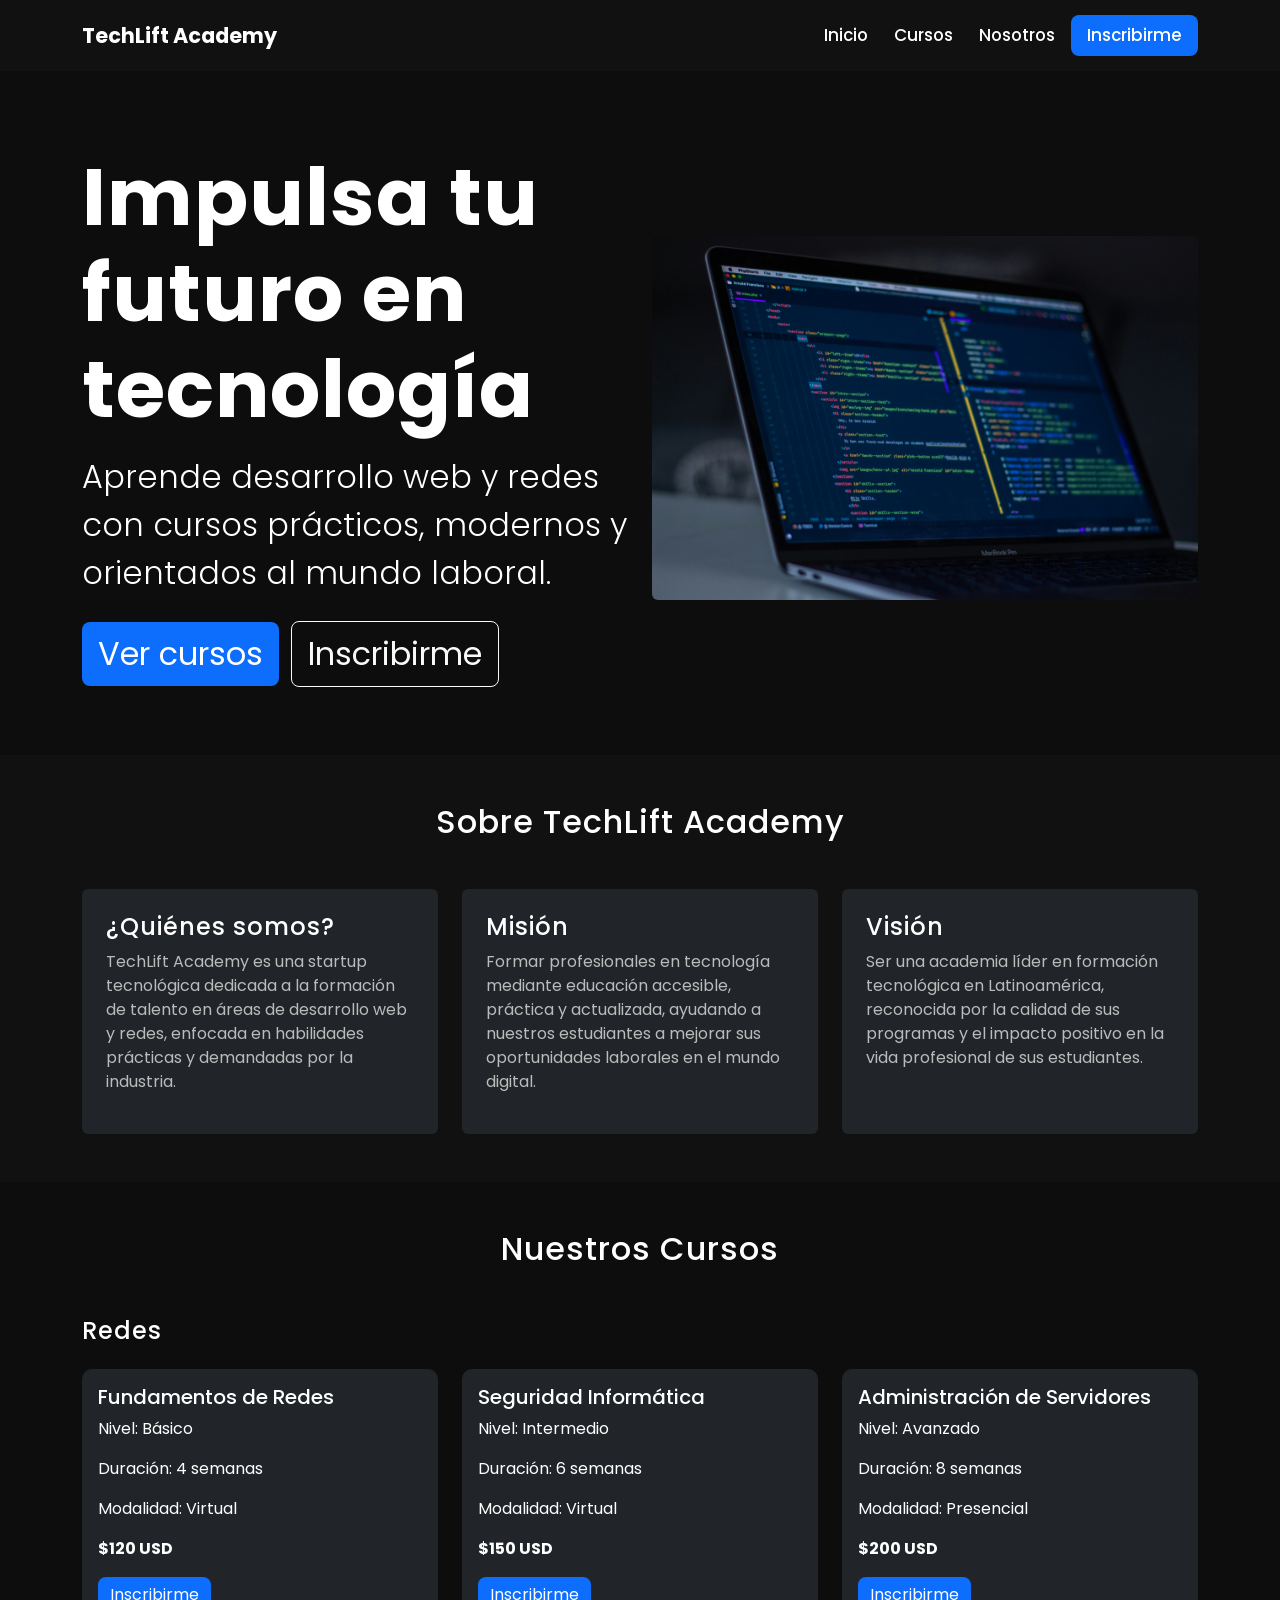
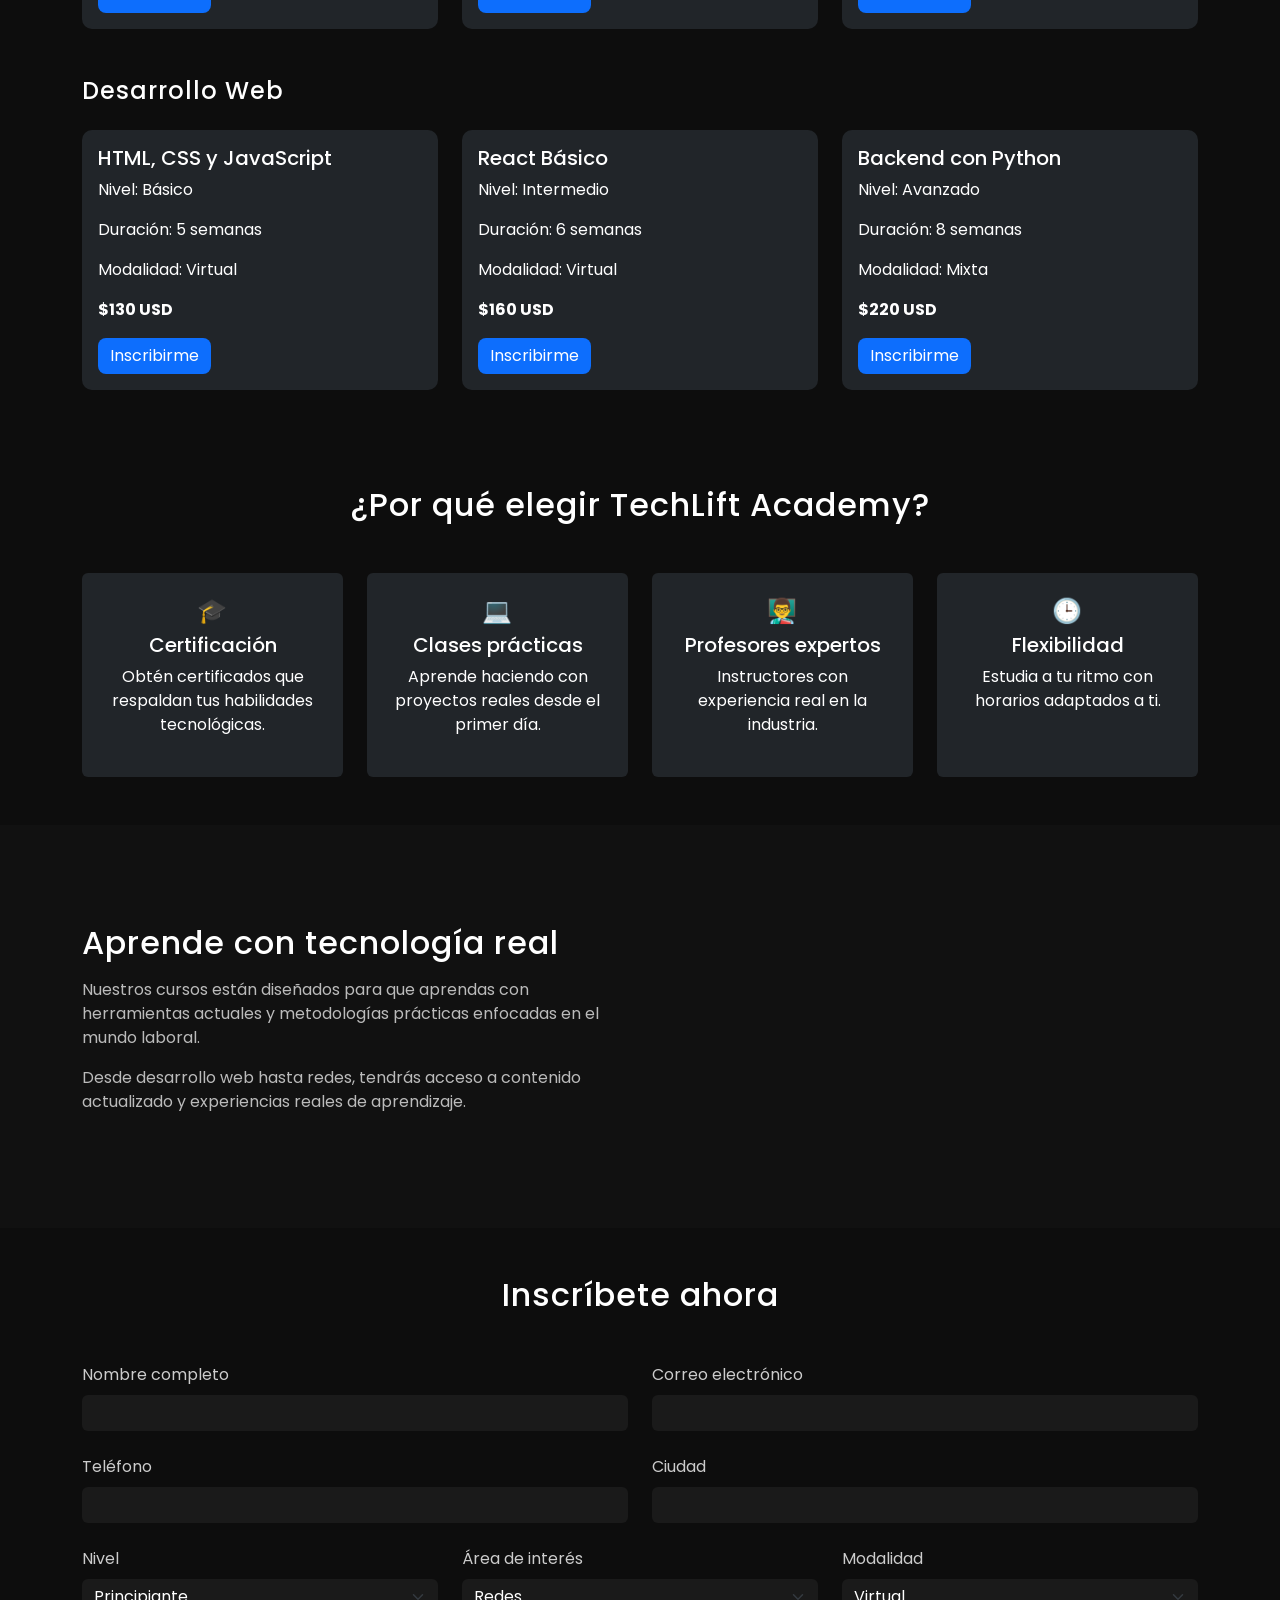
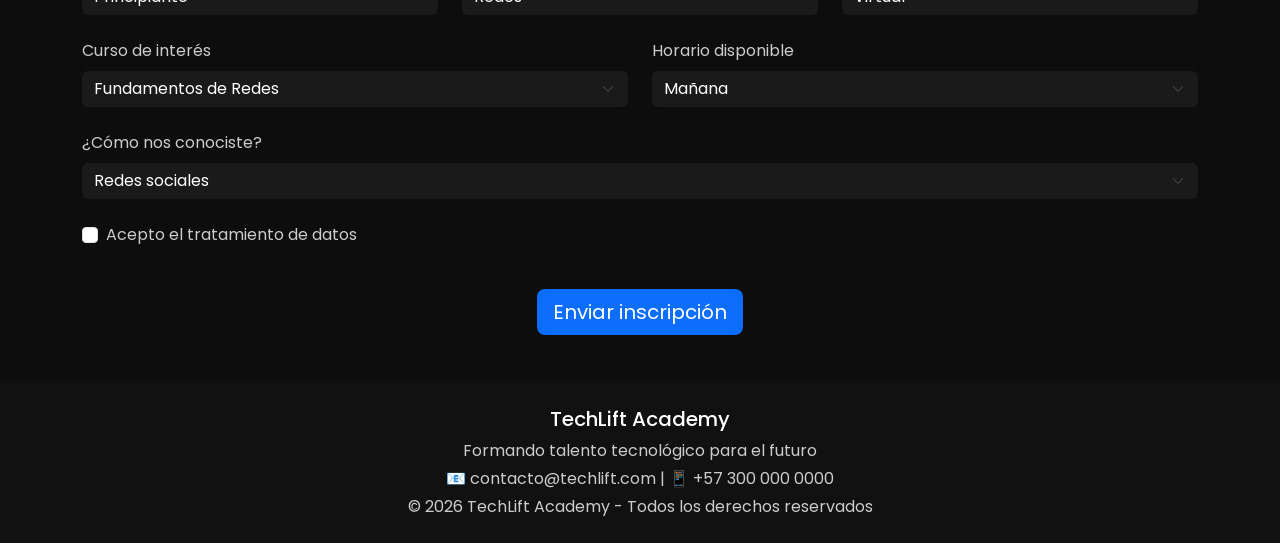
<file: index.html>
<!doctype html>
<html lang="es">
  <head>
    <meta charset="UTF-8" />
    <meta name="viewport" content="width=device-width, initial-scale=1.0" />
    <title>TechLift Academy</title>

    <!-- Bootstrap -->
    <link
      href="https://cdn.jsdelivr.net/npm/bootstrap@5.3.3/dist/css/bootstrap.min.css"
      rel="stylesheet"
    />

    <!-- Google Fonts -->
    <link
      href="https://fonts.googleapis.com/css2?family=Poppins:wght@300;400;600&display=swap"
      rel="stylesheet"
    />

    <!-- CSS propio -->
    <link rel="stylesheet" href="css/styles.css" />
  </head>
  <body>
    <!-- 🔹 NAVBAR -->
    <header>
      <nav class="navbar navbar-expand-lg navbar-dark bg-dark fixed-top">
        <div class="container">
          <!-- Logo -->
          <a class="navbar-brand fw-bold" href="#">TechLift Academy</a>

          <!-- Botón hamburguesa -->
          <button
            class="navbar-toggler"
            type="button"
            data-bs-toggle="collapse"
            data-bs-target="#menu"
          >
            <span class="navbar-toggler-icon"></span>
          </button>

          <!-- Links -->
          <div class="collapse navbar-collapse" id="menu">
            <ul class="navbar-nav ms-auto">
              <li class="nav-item">
                <a class="nav-link" href="#inicio">Inicio</a>
              </li>

              <li class="nav-item">
                <a class="nav-link" href="#cursos">Cursos</a>
              </li>

              <li class="nav-item">
                <a class="nav-link" href="#nosotros">Nosotros</a>
              </li>

              <li class="nav-item">
                <a
                  class="nav-link btn btn-primary ms-2 px-3"
                  href="#inscripcion"
                >
                  Inscribirme
                </a>
              </li>
            </ul>
          </div>
        </div>
      </nav>
    </header>

    <!-- 🔹 CONTENIDO PRINCIPAL -->
    <main>
      <!-- HERO -->
      <section
        id="inicio"
        class="d-flex align-items-center text-center text-lg-start"
      >
        <div class="container">
          <div class="row align-items-center">
            <!-- Texto -->
            <div class="col-lg-6">
              <h1 class="display-4 fw-bold">Impulsa tu futuro en tecnología</h1>

              <p class="lead mt-3">
                Aprende desarrollo web y redes con cursos prácticos, modernos y
                orientados al mundo laboral.
              </p>

              <div class="mt-4">
                <a href="#cursos" class="btn btn-primary btn-lg me-2">
                  Ver cursos
                </a>

                <a href="#inscripcion" class="btn btn-outline-light btn-lg">
                  Inscribirme
                </a>
              </div>
            </div>

            <!-- Imagen -->
            <div class="col-lg-6 text-center mt-4 mt-lg-0">
              <img
                src="assets/img/Hero_foto.jpeg"
                class="img-fluid rounded"
                alt="Tecnología"
              />
            </div>
          </div>
        </div>
      </section>

      <!-- SOBRE NOSOTROS -->
      <section id="nosotros" class="py-5">
        <div class="container">
          <h2 class="text-center mb-5">Sobre TechLift Academy</h2>

          <div class="row g-4">
            <!-- QUIÉNES SOMOS -->
            <div class="col-md-4">
              <div class="p-4 bg-dark rounded h-100">
                <h4>¿Quiénes somos?</h4>
                <p>
                  TechLift Academy es una startup tecnológica dedicada a la
                  formación de talento en áreas de desarrollo web y redes,
                  enfocada en habilidades prácticas y demandadas por la
                  industria.
                </p>
              </div>
            </div>

            <!-- MISIÓN -->
            <div class="col-md-4">
              <div class="p-4 bg-dark rounded h-100">
                <h4>Misión</h4>
                <p>
                  Formar profesionales en tecnología mediante educación
                  accesible, práctica y actualizada, ayudando a nuestros
                  estudiantes a mejorar sus oportunidades laborales en el mundo
                  digital.
                </p>
              </div>
            </div>

            <!-- VISIÓN -->
            <div class="col-md-4">
              <div class="p-4 bg-dark rounded h-100">
                <h4>Visión</h4>
                <p>
                  Ser una academia líder en formación tecnológica en
                  Latinoamérica, reconocida por la calidad de sus programas y el
                  impacto positivo en la vida profesional de sus estudiantes.
                </p>
              </div>
            </div>
          </div>
        </div>
      </section>

      <!-- CURSOS -->
      <section id="cursos" class="py-5">
        <div class="container">
          <h2 class="text-center mb-5">Nuestros Cursos</h2>

          <!-- REDES -->
          <h4 class="mb-4">Redes</h4>
          <div class="row g-4">
            <!-- Curso 1 -->
            <div class="col-md-4">
              <div class="card bg-dark text-white h-100">
                <div class="card-body">
                  <h5 class="card-title">Fundamentos de Redes</h5>
                  <p>Nivel: Básico</p>
                  <p>Duración: 4 semanas</p>
                  <p>Modalidad: Virtual</p>
                  <p class="fw-bold">$120 USD</p>
                  <a href="#inscripcion" class="btn btn-primary">Inscribirme</a>
                </div>
              </div>
            </div>

            <!-- Curso 2 -->
            <div class="col-md-4">
              <div class="card bg-dark text-white h-100">
                <div class="card-body">
                  <h5 class="card-title">Seguridad Informática</h5>
                  <p>Nivel: Intermedio</p>
                  <p>Duración: 6 semanas</p>
                  <p>Modalidad: Virtual</p>
                  <p class="fw-bold">$150 USD</p>
                  <a href="#inscripcion" class="btn btn-primary">Inscribirme</a>
                </div>
              </div>
            </div>

            <!-- Curso 3 -->
            <div class="col-md-4">
              <div class="card bg-dark text-white h-100">
                <div class="card-body">
                  <h5 class="card-title">Administración de Servidores</h5>
                  <p>Nivel: Avanzado</p>
                  <p>Duración: 8 semanas</p>
                  <p>Modalidad: Presencial</p>
                  <p class="fw-bold">$200 USD</p>
                  <a href="#inscripcion" class="btn btn-primary">Inscribirme</a>
                </div>
              </div>
            </div>
          </div>

          <!-- DESARROLLO WEB -->
          <h4 class="mt-5 mb-4">Desarrollo Web</h4>
          <div class="row g-4">
            <!-- Curso 4 -->
            <div class="col-md-4">
              <div class="card bg-dark text-white h-100">
                <div class="card-body">
                  <h5 class="card-title">HTML, CSS y JavaScript</h5>
                  <p>Nivel: Básico</p>
                  <p>Duración: 5 semanas</p>
                  <p>Modalidad: Virtual</p>
                  <p class="fw-bold">$130 USD</p>
                  <a href="#inscripcion" class="btn btn-primary">Inscribirme</a>
                </div>
              </div>
            </div>

            <!-- Curso 5 -->
            <div class="col-md-4">
              <div class="card bg-dark text-white h-100">
                <div class="card-body">
                  <h5 class="card-title">React Básico</h5>
                  <p>Nivel: Intermedio</p>
                  <p>Duración: 6 semanas</p>
                  <p>Modalidad: Virtual</p>
                  <p class="fw-bold">$160 USD</p>
                  <a href="#inscripcion" class="btn btn-primary">Inscribirme</a>
                </div>
              </div>
            </div>

            <!-- Curso 6 -->
            <div class="col-md-4">
              <div class="card bg-dark text-white h-100">
                <div class="card-body">
                  <h5 class="card-title">Backend con Python</h5>
                  <p>Nivel: Avanzado</p>
                  <p>Duración: 8 semanas</p>
                  <p>Modalidad: Mixta</p>
                  <p class="fw-bold">$220 USD</p>
                  <a href="#inscripcion" class="btn btn-primary">Inscribirme</a>
                </div>
              </div>
            </div>
          </div>
        </div>
      </section>

      <section id="beneficios" class="py-5">
        <div class="container text-center">
          <h2 class="mb-5">¿Por qué elegir TechLift Academy?</h2>

          <div class="row g-4">
            <!-- Beneficio 1 -->
            <div class="col-md-3">
              <div class="p-4 bg-dark rounded">
                <h4>🎓</h4>
                <h5>Certificación</h5>
                <p>
                  Obtén certificados que respaldan tus habilidades tecnológicas.
                </p>
              </div>
            </div>

            <!-- Beneficio 2 -->
            <div class="col-md-3">
              <div class="p-4 bg-dark rounded">
                <h4>💻</h4>
                <h5>Clases prácticas</h5>
                <p>
                  Aprende haciendo con proyectos reales desde el primer día.
                </p>
              </div>
            </div>

            <!-- Beneficio 3 -->
            <div class="col-md-3 d-flex">
              <div class="p-4 bg-dark rounded w-100">
                <h4>👨‍🏫</h4>
                <h5>Profesores expertos</h5>
                <p>Instructores con experiencia real en la industria.</p>
              </div>
            </div>

            <!-- Beneficio 4 -->
            <div class="col-md-3 d-flex">
              <div class="p-4 bg-dark rounded w-100">
                <h4>🕒</h4>
                <h5>Flexibilidad</h5>
                <p>Estudia a tu ritmo con horarios adaptados a ti.</p>
              </div>
            </div>
          </div>
        </div>
      </section>

      <!-- MULTIMEDIA -->
      <section id="multimedia" class="py-5">
        <div class="container">
          <div class="row align-items-center">
            <!-- Texto -->
            <div class="col-lg-6">
              <h2>Aprende con tecnología real</h2>
              <p class="mt-3">
                Nuestros cursos están diseñados para que aprendas con
                herramientas actuales y metodologías prácticas enfocadas en el
                mundo laboral.
              </p>
              <p>
                Desde desarrollo web hasta redes, tendrás acceso a contenido
                actualizado y experiencias reales de aprendizaje.
              </p>
            </div>

            <!-- Video -->
            <div class="col-lg-6 mt-4 mt-lg-0">
              <div class="ratio ratio-16x9">
                <iframe
                  src="https://www.youtube.com/embed/zOjov-2OZ0E"
                  title="Curso tecnología"
                  allowfullscreen
                >
                </iframe>
              </div>
            </div>
          </div>
        </div>
      </section>

      <!-- FORMULARIO -->
      <section id="inscripcion" class="py-5">
        <div class="container">
          <h2 class="text-center mb-5">Inscríbete ahora</h2>

          <form
            action="https://formspree.io/f/mwvwjvnv"
            method="POST"
            onsubmit="
              enviarFormulario(event);
              return false;
            "
          >
            <div class="row g-4">
              <!-- DATOS PERSONALES -->
              <div class="col-md-6">
                <label class="form-label">Nombre completo</label>
                <input
                  type="text"
                  name="nombre"
                  class="form-control"
                  required
                />
              </div>

              <div class="col-md-6">
                <label class="form-label">Correo electrónico</label>
                <input type="email" name="email" class="form-control" />
              </div>

              <div class="col-md-6">
                <label class="form-label">Teléfono</label>
                <input type="text" name="telefono" class="form-control" />
              </div>

              <div class="col-md-6">
                <label class="form-label">Ciudad</label>
                <input type="text" name="ciudad" class="form-control" />
              </div>

              <!-- PERFIL -->
              <div class="col-md-4">
                <label class="form-label">Nivel</label>
                <select name="nivel" class="form-select">
                  <option>Principiante</option>
                  <option>Intermedio</option>
                  <option>Avanzado</option>
                </select>
              </div>

              <div class="col-md-4">
                <label class="form-label">Área de interés</label>
                <select name="area" class="form-select">
                  <option>Redes</option>
                  <option>Desarrollo Web</option>
                  <option>Ambas</option>
                </select>
              </div>

              <div class="col-md-4">
                <label class="form-label">Modalidad</label>
                <select name="modalidad" class="form-select">
                  <option>Virtual</option>
                  <option>Presencial</option>
                  <option>Mixta</option>
                </select>
              </div>

              <!-- INTERESES -->
              <div class="col-md-6">
                <label class="form-label">Curso de interés</label>
                <select name="curso" class="form-select">
                  <option>Fundamentos de Redes</option>
                  <option>Seguridad Informática</option>
                  <option>HTML, CSS y JS</option>
                  <option>React Básico</option>
                </select>
              </div>

              <div class="col-md-6">
                <label class="form-label">Horario disponible</label>
                <select name="horario" class="form-select">
                  <option>Mañana</option>
                  <option>Tarde</option>
                  <option>Noche</option>
                  <option>Fines de semana</option>
                </select>
              </div>

              <!-- MARKETING -->
              <div class="col-12">
                <label class="form-label">¿Cómo nos conociste?</label>
                <select name="conocimiento" class="form-select">
                  <option>Redes sociales</option>
                  <option>Google</option>
                  <option>Recomendación</option>
                  <option>Otro</option>
                </select>
              </div>

              <!-- CHECK -->
              <div class="col-12">
                <div class="form-check">
                  <input class="form-check-input" type="checkbox" required />
                  <label class="form-check-label">
                    Acepto el tratamiento de datos
                  </label>
                </div>
              </div>

              <!-- BOTÓN -->
              <div class="col-12 text-center">
                <button type="submit" class="btn btn-primary btn-lg mt-3">
                  Enviar inscripción
                </button>
              </div>
            </div>
          </form>
        </div>
        <div
          id="mensajeExito"
          class="alert alert-success mt-4 d-none text-center"
        >
          ✅ Tu inscripción fue enviada correctamente
        </div>
      </section>
    </main>

    <!-- 🔹 FOOTER -->
    <footer class="py-4 text-center">
      <div class="container">
        <h5>TechLift Academy</h5>

        <p class="mb-1">Formando talento tecnológico para el futuro</p>

        <p class="mb-1">📧 contacto@techlift.com | 📱 +57 300 000 0000</p>

        <p class="mb-0">
          © 2026 TechLift Academy - Todos los derechos reservados
        </p>
      </div>
    </footer>

    <!-- JS Bootstrap -->
    <script src="https://cdn.jsdelivr.net/npm/bootstrap@5.3.3/dist/js/bootstrap.bundle.min.js"></script>
    <script src="js/main.js"></script>
  </body>
</html>
</file>
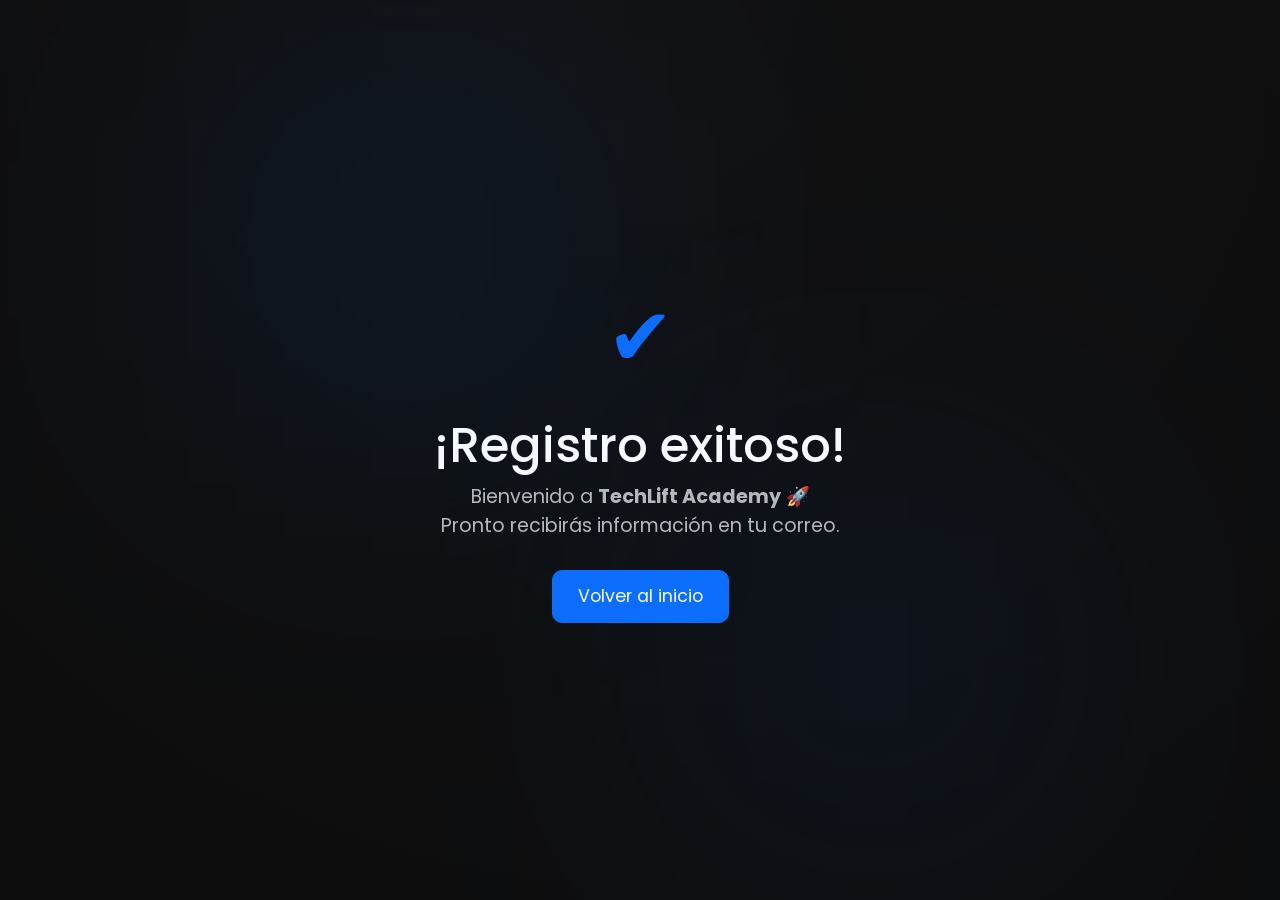
<file: gracias.html>
<!doctype html>
<html lang="es">
  <head>
    <meta charset="UTF-8" />
    <meta name="viewport" content="width=device-width, initial-scale=1.0" />
    <title>Gracias - TechLift Academy</title>

    <!-- Bootstrap -->
    <link
      href="https://cdn.jsdelivr.net/npm/bootstrap@5.3.3/dist/css/bootstrap.min.css"
      rel="stylesheet"
    />

    <!-- Fuente -->
    <link
      href="https://fonts.googleapis.com/css2?family=Poppins:wght@300;500;700&display=swap"
      rel="stylesheet"
    />

    <style>
      body {
        background: radial-gradient(circle at top, #111, #0d0d0d);
        color: #fff;
        font-family: "Poppins", sans-serif;
        overflow: hidden;
      }

      .container-box {
        min-height: 100vh;
        display: flex;
        align-items: center;
        justify-content: center;
        text-align: center;
        flex-direction: column;
        animation: fadeIn 1s ease-in-out;
      }

      .check {
        font-size: 5rem;
        color: #0d6efd;
        animation: pop 0.6s ease;
      }

      h1 {
        font-size: 3rem;
        margin-top: 20px;
      }

      p {
        color: #bbb;
        font-size: 1.2rem;
        margin-bottom: 30px;
      }

      .btn {
        padding: 12px 25px;
        font-size: 1.1rem;
        border-radius: 10px;
        transition: all 0.3s ease;
      }

      .btn:hover {
        transform: translateY(-3px);
        box-shadow: 0 10px 25px rgba(13, 110, 253, 0.4);
      }

      /* Animaciones */
      @keyframes fadeIn {
        from {
          opacity: 0;
          transform: translateY(20px);
        }
        to {
          opacity: 1;
          transform: translateY(0);
        }
      }

      @keyframes pop {
        0% {
          transform: scale(0);
        }
        80% {
          transform: scale(1.2);
        }
        100% {
          transform: scale(1);
        }
      }

      /* Glow background effect */
      .glow {
        position: absolute;
        width: 300px;
        height: 300px;
        background: #0d6efd;
        filter: blur(150px);
        opacity: 0.2;
        top: 10%;
        left: 20%;
      }

      .glow2 {
        position: absolute;
        width: 300px;
        height: 300px;
        background: #0d6efd;
        filter: blur(150px);
        opacity: 0.15;
        bottom: 10%;
        right: 20%;
      }
    </style>
  </head>

  <body>
    <!-- Efectos glow -->
    <div class="glow"></div>
    <div class="glow2"></div>

    <div class="container-box">
      <div class="check">✔</div>

      <h1>¡Registro exitoso!</h1>

      <p>
        Bienvenido a <strong>TechLift Academy</strong> 🚀<br />
        Pronto recibirás información en tu correo.
      </p>

      <a href="./index.html" class="btn btn-primary"> Volver al inicio </a>
    </div>
  </body>
</html>
</file>
<file: css/styles.css>
body {
  background-color: #0d0d0d;
  color: #ffffff;
  font-family: "Poppins", sans-serif;
  padding-top: 80px;
}

/* Navbar */
.navbar {
  padding: 15px 0;
  background-color: #111 !important;
}

/* Logo */
.navbar-brand {
  font-size: 1.3rem;
}

/* Links */
.nav-link {
  font-weight: 500;
  font-size: 1.05rem;
  margin-left: 10px;
  color: #ffffff;
}
.nav-link:hover {
  border-radius: 5px;
  letter-spacing: 0.5px;
  background-color: #0b5ed7;
  transform: translateY(-2px);
  box-shadow: 0 8px 20px rgba(13, 110, 253, 0.4);
}

/* Botón */
.btn-primary {
  background-color: #0d6efd;
  border: none;
}

.btn-primary:hover {
  background-color: #0b5ed7;
}

#inicio {
  min-height: 75vh; /* menos altura exagerada */
  display: flex;
  align-items: center;
  padding: 40px 0; /* reduce espacio vertical */
}

#inicio h1 {
  font-size: 5rem;
  line-height: 1.2;
}

#inicio p {
  font-size: 2rem;
}

/* Transición suave general */
#inicio .btn {
  transition: all 0.3s ease;
  font-size: 2rem;
}

/* Botón principal (Ver cursos) */
#inicio .btn-primary:hover {
  letter-spacing: 2px;
  background-color: #0b5ed7;
  transform: translateY(-2px);
  box-shadow: 0 8px 20px rgba(13, 110, 253, 0.4);
}

/* Botón outline (Inscribirme) */
#inicio .btn-outline-light:hover {
  background-color: #ffffff;
  color: #000;
  transform: translateY(-2px);
  box-shadow: 0 8px 20px rgba(255, 255, 255, 0.2);
  letter-spacing: 2px;
}

/* Imagen */
#inicio img {
  width: 100%;
  max-height: 450px;
  object-fit: cover;
  border-radius: 10px;
}

.card {
  border: none;
  border-radius: 10px;
  transition: 0.3s;
}

.card:hover {
  transform: translateY(-5px);
}

#beneficios .p-4 {
  transition: 0.3s;
}

#beneficios .p-4:hover {
  transform: translateY(-5px);
  background-color: #1a1a1a;
}

#beneficios .row > div {
  display: flex;
}

#beneficios .p-4 {
  width: 100%;
}

#multimedia {
  background-color: #111;
}

#multimedia h2 {
  color: #ffffff;
}

#multimedia p {
  color: #bbbbbb;
}

#inscripcion {
  background-color: #0d0d0d;
}

.form-control,
.form-select {
  background-color: #1a1a1a;
  border: none;
  color: #fff;
}

.form-control:focus,
.form-select:focus {
  background-color: #1a1a1a;
  color: #fff;
  box-shadow: 0 0 5px #0d6efd;
}

label {
  color: #cccccc;
}

#nosotros {
  background-color: #111;
}

#nosotros h2 {
  color: #ffffff;
}

#nosotros p {
  color: #bbbbbb;
}

footer {
  background-color: #111;
  color: #ccc;
}

footer h5 {
  color: #fff;
}

html {
  scroll-behavior: smooth;
}

h1,
h2,
h3,
h4 {
  letter-spacing: 1px;
}

.btn {
  border-radius: 8px;
}

/* ========================= */
/* 📱 RESPONSIVE DESIGN */
/* ========================= */

@media (max-width: 992px) {
  /* HERO */
  #inicio {
    text-align: center;
  }

  #inicio h1 {
    font-size: 3.5rem;
  }

  #inicio p {
    font-size: 1.5rem;
  }

  #inicio img {
    margin-top: 20px;
  }
}

@media (max-width: 768px) {
  /* NAVBAR */
  .navbar {
    padding: 10px 0;
  }

  .nav-link {
    margin: 5px 0;
    text-align: center;
  }

  /* HERO */
  #inicio {
    padding: 30px 15px;
  }

  #inicio h1 {
    font-size: 2.5rem;
  }

  #inicio p {
    font-size: 1.2rem;
  }

  #inicio .btn {
    font-size: 1.2rem;
    width: 100%;
    margin-bottom: 10px;
  }

  #inicio img {
    max-height: 280px;
  }

  /* BENEFICIOS */
  #beneficios .col-md-3 {
    margin-bottom: 15px;
  }

  /* FORMULARIO */
  form .col-md-6,
  form .col-md-4 {
    width: 100%;
  }
}

@media (max-width: 576px) {
  /* HERO MÁS COMPACTO */
  #inicio h1 {
    font-size: 2rem;
  }

  #inicio p {
    font-size: 1rem;
  }

  #inicio img {
    max-height: 220px;
  }

  /* TÍTULOS GENERALES */
  h2 {
    font-size: 1.6rem;
  }
}

/* ========================= */
/* ✨ HOVERS GENERALES PRO */
/* ========================= */

/* NAVBAR LINKS */
.nav-link {
  transition: all 0.3s ease;
}

/* BOTONES GENERALES */
.btn {
  transition: all 0.3s ease;
}

.btn:hover {
  transform: translateY(-2px);
}

/* BOTÓN PRIMARY GLOBAL */
.btn-primary:hover {
  box-shadow: 0 6px 18px rgba(13, 110, 253, 0.35);
}

/* CARDS (CURSOS) */
.card {
  transition: all 0.3s ease;
}

.card:hover {
  transform: translateY(-8px) scale(1.02);
  box-shadow: 0 10px 30px rgba(0, 0, 0, 0.6);
}

/* BENEFICIOS (refuerzo visual) */
#beneficios .p-4 {
  transition: all 0.3s ease;
}

#beneficios .p-4:hover {
  transform: translateY(-6px) scale(1.02);
}

/* INPUTS DEL FORM */
.form-control,
.form-select {
  transition: all 0.25s ease;
}

.form-control:hover,
.form-select:hover {
  background-color: #222;
}

/* CHECKBOX */
.form-check-input {
  transition: 0.2s;
}

.form-check-input:hover {
  cursor: pointer;
  transform: scale(1.1);
}

/* FOOTER (detalle fino) */
footer p:hover {
  color: #ffffff;
  transition: 0.3s;
}
</file>
